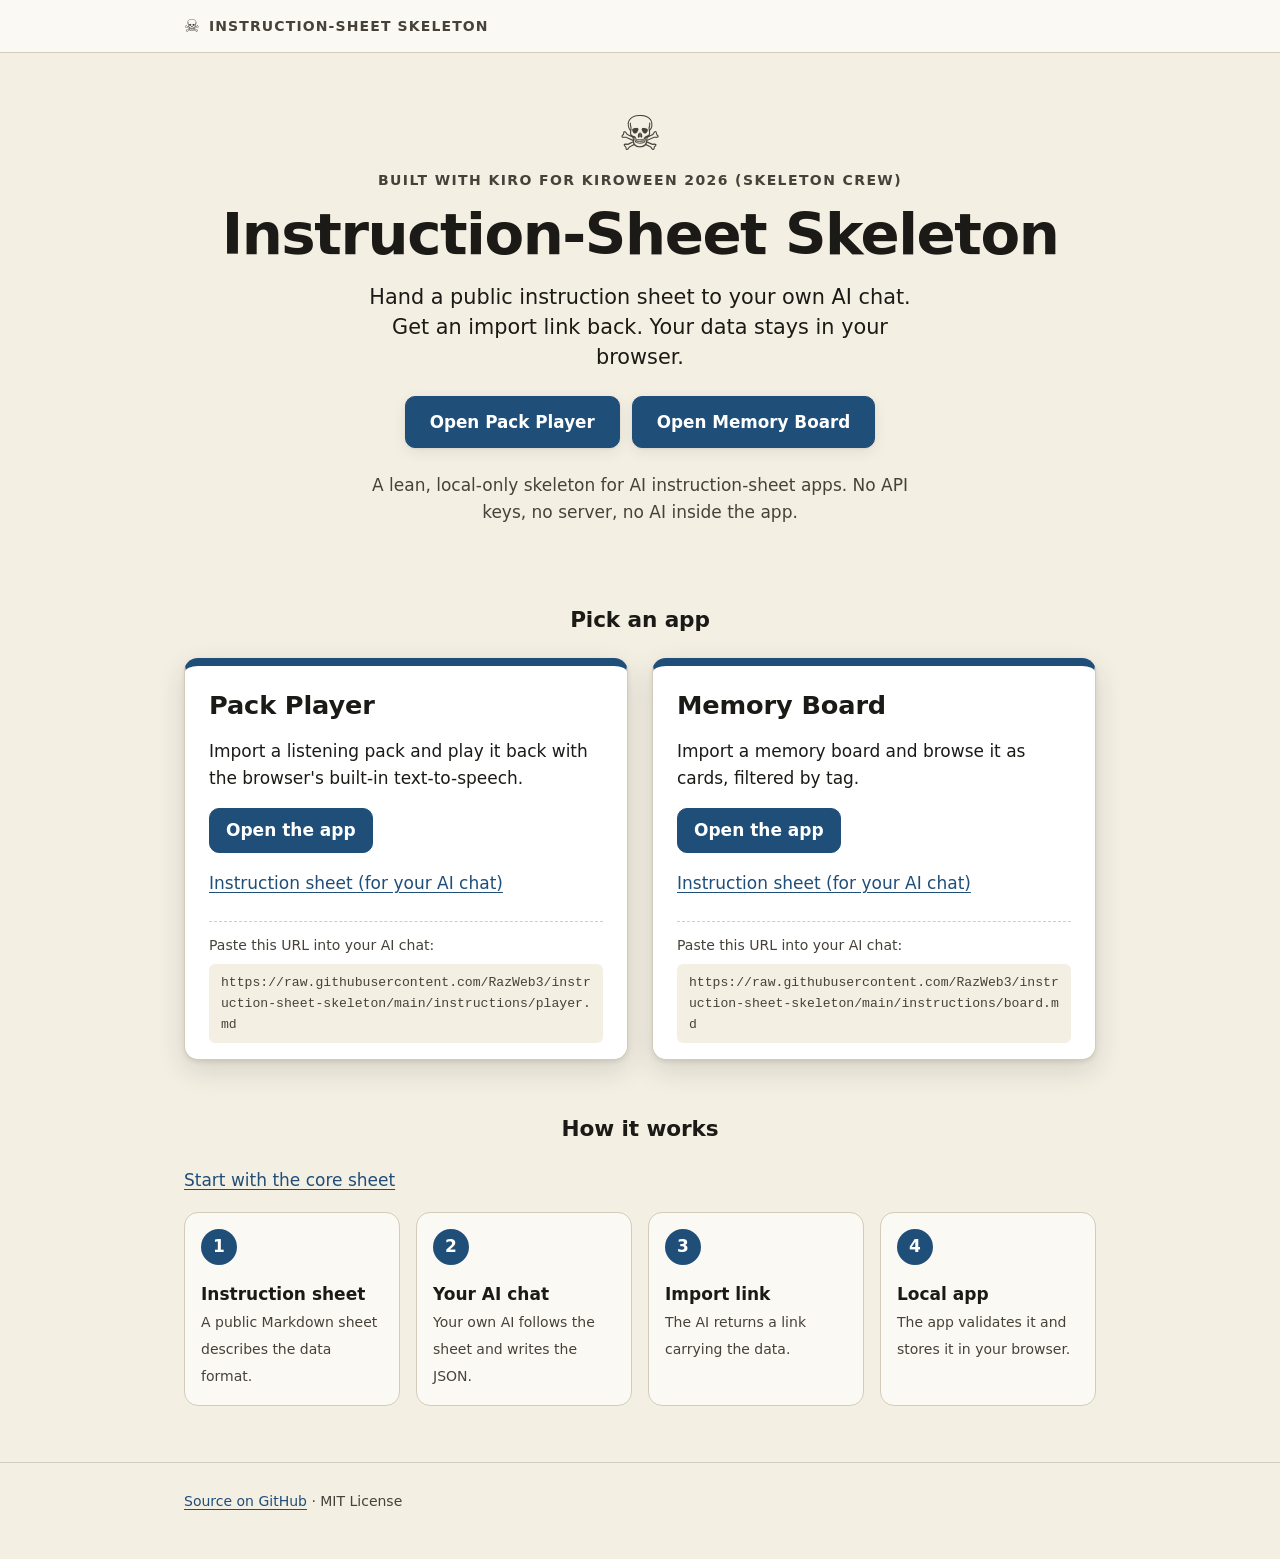
<file: index.html>
<!doctype html>
<html lang="en">
<head>
  <meta charset="utf-8">
  <meta name="viewport" content="width=device-width, initial-scale=1">
  <title>Instruction-Sheet Skeleton</title>
  <link rel="icon" href="data:image/svg+xml,<svg xmlns='http://www.w3.org/2000/svg' viewBox='0 0 100 100'><text y='.9em' font-size='90'>💀</text></svg>">
  <link rel="stylesheet" href="theme.css">
  <link rel="stylesheet" href="landing.css">
</head>
<body class="wide">
  <header class="topbar">
    <div class="shell"><a class="brand" href="./">Instruction-Sheet Skeleton</a></div>
  </header>
  <div class="shell">
    <main class="content">
      <section class="hero">
        <p class="mark" aria-hidden="true">&#9760;&#xFE0E;</p>
        <p class="eyebrow">Built with Kiro for Kiroween 2026 (Skeleton Crew)</p>
        <h1>Instruction-Sheet Skeleton</h1>
        <p class="pitch">Hand a public instruction sheet to your own AI chat. Get an import link back. Your data stays in your browser.</p>
        <p class="hero-actions">
          <a class="btn btn-primary" href="apps/player/">Open Pack Player</a>
          <a class="btn btn-primary" href="apps/board/">Open Memory Board</a>
        </p>
        <p class="sub">A lean, local-only skeleton for AI instruction-sheet apps. No API keys, no server, no AI inside the app.</p>
      </section>

      <h2 class="section-title">Pick an app</h2>
      <ul class="apps">
        <li class="card app-card">
          <h3>Pack Player</h3>
          <p>Import a listening pack and play it back with the browser's built-in text-to-speech.</p>
          <p class="links">
            <a class="btn btn-primary" href="apps/player/">Open the app</a>
            <a href="https://razweb3.github.io/instruction-sheet-skeleton/instructions/player.md">Instruction sheet (for your AI chat)</a>
          </p>
          <div class="url-note">
            <p>Paste this URL into your AI chat:</p>
            <code>https://raw.githubusercontent.com/RazWeb3/instruction-sheet-skeleton/main/instructions/player.md</code>
          </div>
        </li>
        <li class="card app-card">
          <h3>Memory Board</h3>
          <p>Import a memory board and browse it as cards, filtered by tag.</p>
          <p class="links">
            <a class="btn btn-primary" href="apps/board/">Open the app</a>
            <a href="https://razweb3.github.io/instruction-sheet-skeleton/instructions/board.md">Instruction sheet (for your AI chat)</a>
          </p>
          <div class="url-note">
            <p>Paste this URL into your AI chat:</p>
            <code>https://raw.githubusercontent.com/RazWeb3/instruction-sheet-skeleton/main/instructions/board.md</code>
          </div>
        </li>
      </ul>

      <h2 class="section-title">How it works</h2>
      <p><a href="https://razweb3.github.io/instruction-sheet-skeleton/instructions/core.md">Start with the core sheet</a></p>
      <ol class="steps">
        <li><strong>Instruction sheet</strong><span>A public Markdown sheet describes the data format.</span></li>
        <li><strong>Your AI chat</strong><span>Your own AI follows the sheet and writes the JSON.</span></li>
        <li><strong>Import link</strong><span>The AI returns a link carrying the data.</span></li>
        <li><strong>Local app</strong><span>The app validates it and stores it in your browser.</span></li>
      </ol>
    </main>
  </div>
  <footer class="site-footer">
    <div class="shell">
      <a href="https://github.com/RazWeb3/instruction-sheet-skeleton">Source on GitHub</a> · MIT License
    </div>
  </footer>
</body>
</html>
</file>
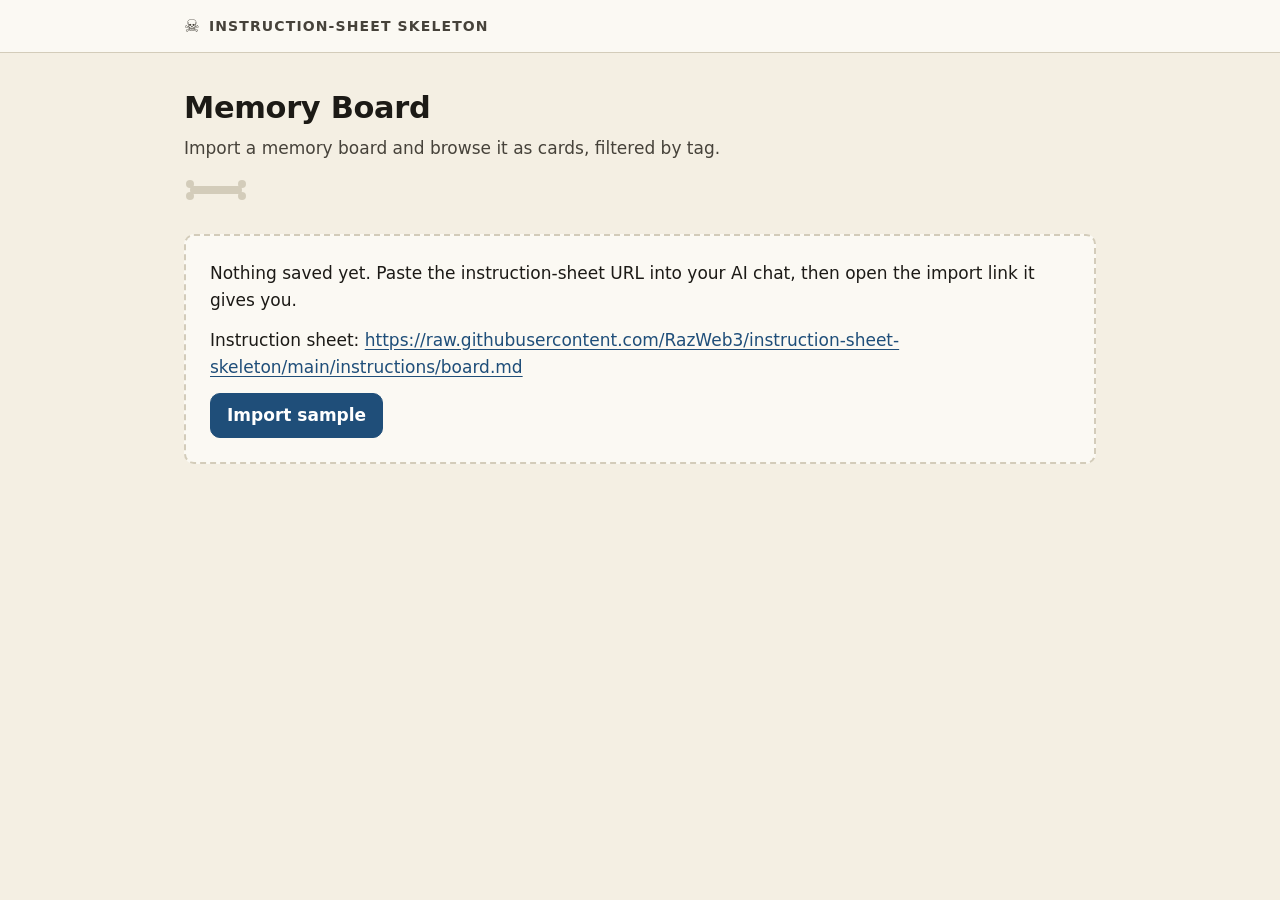
<file: apps/board/index.html>
<!doctype html>
<html lang="en">
<head>
  <meta charset="utf-8">
  <meta name="viewport" content="width=device-width, initial-scale=1">
  <title>Memory Board</title>
  <link rel="icon" href="data:image/svg+xml,<svg xmlns='http://www.w3.org/2000/svg' viewBox='0 0 100 100'><text y='.9em' font-size='90'>💀</text></svg>">
  <link rel="stylesheet" href="../../theme.css">
  <link rel="stylesheet" href="style.css">
</head>
<body class="wide">
  <header class="topbar">
    <div class="shell"><a class="brand" href="../../">Instruction-Sheet Skeleton</a></div>
  </header>
  <div class="shell">
    <div class="page-title">
      <h1>Memory Board</h1>
      <p class="lede">Import a memory board and browse it as cards, filtered by tag.</p>
    </div>
    <main id="main" class="content"></main>
  </div>
  <script type="module" src="app.js"></script>
</body></html>
</file>
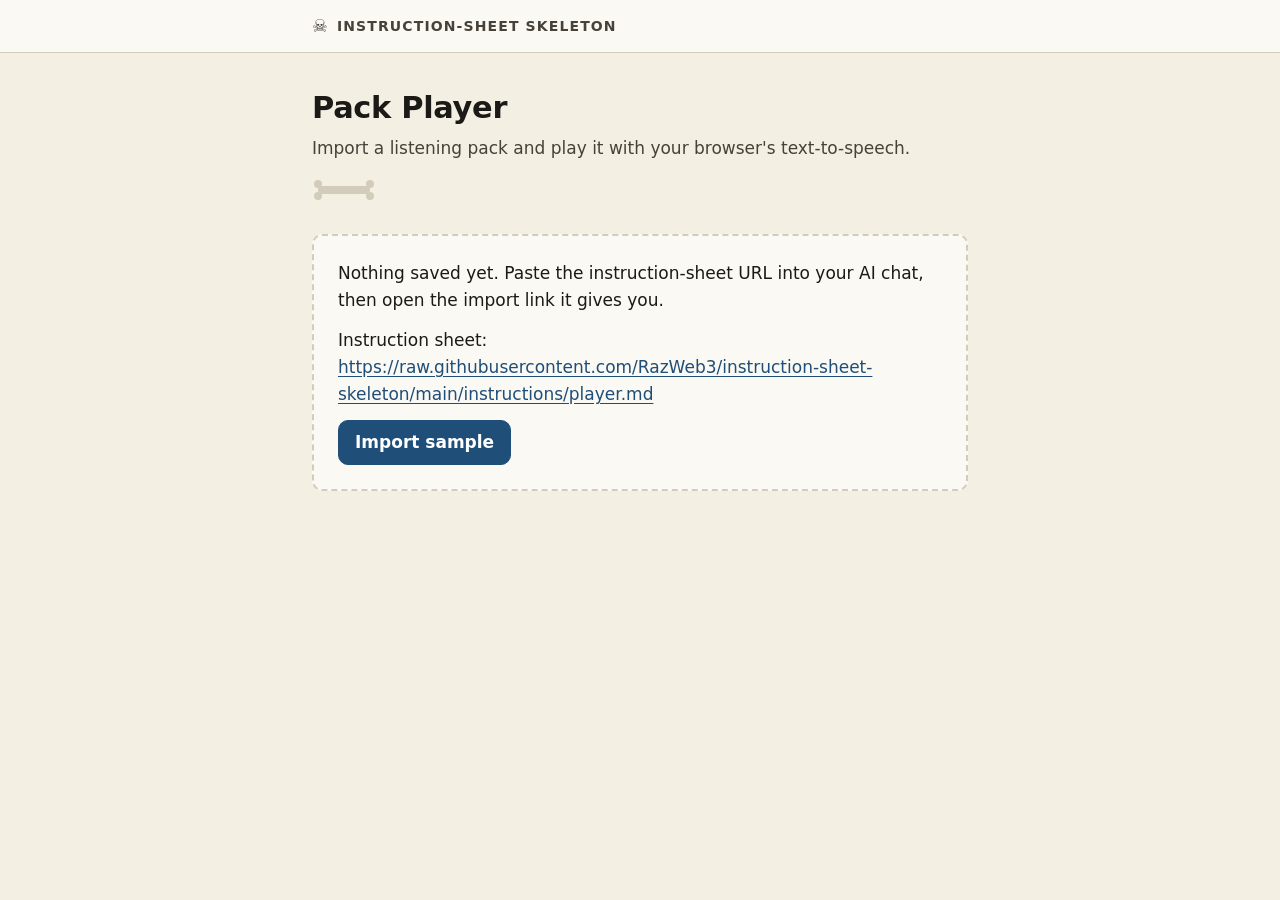
<file: apps/player/index.html>
<!doctype html>
<html lang="en">
<head>
  <meta charset="utf-8">
  <meta name="viewport" content="width=device-width, initial-scale=1">
  <title>Pack Player</title>
  <link rel="icon" href="data:image/svg+xml,<svg xmlns='http://www.w3.org/2000/svg' viewBox='0 0 100 100'><text y='.9em' font-size='90'>💀</text></svg>">
  <link rel="stylesheet" href="../../theme.css">
  <link rel="stylesheet" href="style.css">
</head>
<body>
  <header class="topbar">
    <div class="shell"><a class="brand" href="../../">Instruction-Sheet Skeleton</a></div>
  </header>
  <div class="shell">
    <div class="page-title">
      <h1>Pack Player</h1>
      <p class="lede">Import a listening pack and play it with your browser's text-to-speech.</p>
    </div>
    <main id="main" class="content"></main>
  </div>
  <script type="module" src="app.js"></script>
</body></html>
</file>
<file: theme.css>
/* Shared design system: tokens, shell and components for the landing page, Pack Player and Memory Board. CSS only. */

/* ---- Tokens ---- */
:root {
  /* Bone palette */
  --bone: #f4efe3;
  --bone-light: #fbf9f3;
  --bone-dark: #d3ccba;
  --ink: #1c1a16;
  --ink-soft: #46423a;
  --accent: #1f4e79;
  --accent-dark: #153a5c;
  --accent-tint: #e6eef6;
  --link: #1f4e79;
  --focus: #9a7200;
  --danger: #7a1c14;
  --danger-tint: #fdecea;
  --success: #14501f;
  --success-tint: #e6f4ea;
  --playing-bg: #fff6d1;
  --playing-ink: #1a1500;
  --playing-edge: #8a6a00;

  /* Type scale */
  --font: system-ui, -apple-system, "Segoe UI", sans-serif;
  --mono: ui-monospace, Consolas, "SFMono-Regular", monospace;
  --fs-title: 1.9rem;
  --fs-heading: 1.35rem;
  --fs-body: 1.0625rem;
  --fs-small: 0.875rem;

  /* Spacing steps */
  --s1: 0.25rem;
  --s2: 0.5rem;
  --s3: 0.75rem;
  --s4: 1rem;
  --s5: 1.5rem;
  --s6: 2.25rem;
  --s7: 3.5rem;

  /* Radius and shadow levels */
  --radius: 10px;
  --radius-lg: 14px;
  --shadow-1: 0 1px 2px rgba(38, 36, 31, 0.08);
  --shadow-2: 0 1px 2px rgba(38, 36, 31, 0.08), 0 4px 14px rgba(38, 36, 31, 0.08);
  --shadow-3: 0 2px 4px rgba(38, 36, 31, 0.1), 0 10px 28px rgba(38, 36, 31, 0.14);

  /* Content column */
  --col: 44rem;
}
body.wide { --col: 60rem; }

/* ---- Base ---- */
* { box-sizing: border-box; }
html { -webkit-text-size-adjust: 100%; }
body {
  margin: 0;
  font-family: var(--font);
  font-size: var(--fs-body);
  line-height: 1.6;
  color: var(--ink);
  background: var(--bone);
  overflow-wrap: anywhere;
}
a { color: var(--link); text-underline-offset: 0.2em; }
:focus-visible { outline: 3px solid var(--focus); outline-offset: 2px; }
h1, h2, h3 { line-height: 1.25; }
h2 { font-size: var(--fs-heading); margin: var(--s5) 0 var(--s3); letter-spacing: -0.005em; }
h3 { font-size: 1.05rem; margin: var(--s5) 0 var(--s2); color: var(--ink-soft); text-transform: uppercase; letter-spacing: 0.06em; }

/* ---- Shell: top bar, title area, content column ---- */
.shell { width: 100%; max-width: var(--col); margin: 0 auto; padding: 0 var(--s5); }
.topbar { background: var(--bone-light); border-bottom: 1px solid var(--bone-dark); }
.topbar .shell { display: flex; align-items: center; min-height: 3.25rem; }
.brand {
  display: inline-flex;
  align-items: center;
  gap: var(--s2);
  min-height: 2.75rem;
  font-size: var(--fs-small);
  font-weight: 700;
  letter-spacing: 0.08em;
  text-transform: uppercase;
  color: var(--ink-soft);
  text-decoration: none;
}
.brand::before { content: "\2620\FE0E"; font-size: 1.1rem; }
.brand:hover { text-decoration: underline; }
.page-title { padding-top: var(--s6); padding-bottom: var(--s4); position: relative; }
.page-title h1 { font-size: var(--fs-title); letter-spacing: -0.01em; margin: 0; }
.page-title .lede { margin: var(--s2) 0 0; color: var(--ink-soft); }
/* Bone divider under the title, drawn with an inline SVG data URI. */
.page-title::after {
  content: "";
  display: block;
  width: 64px;
  height: 24px;
  margin-top: var(--s4);
  background: url("data:image/svg+xml,%3Csvg xmlns='http://www.w3.org/2000/svg' width='64' height='24' viewBox='0 0 64 24'%3E%3Cg fill='%23d3ccba'%3E%3Ccircle cx='6' cy='6' r='4'/%3E%3Ccircle cx='6' cy='18' r='4'/%3E%3Ccircle cx='58' cy='6' r='4'/%3E%3Ccircle cx='58' cy='18' r='4'/%3E%3Crect x='6' y='8' width='52' height='8' rx='4'/%3E%3C/g%3E%3C/svg%3E") no-repeat left center / contain;
}
.content { padding-bottom: var(--s7); }
.site-footer { border-top: 1px solid var(--bone-dark); color: var(--ink-soft); font-size: var(--fs-small); }
.site-footer .shell { padding-top: var(--s4); padding-bottom: var(--s6); }
.site-footer a { display: inline-flex; align-items: center; min-height: 2.75rem; }

/* ---- Buttons: quiet (default), primary, danger ---- */
button, .btn {
  display: inline-flex;
  align-items: center;
  justify-content: center;
  gap: var(--s2);
  font: inherit;
  font-weight: 600;
  min-height: 2.75rem;
  padding: var(--s2) var(--s4);
  cursor: pointer;
  color: var(--ink);
  background: #fff;
  border: 1.5px solid var(--ink-soft);
  border-radius: var(--radius);
  text-decoration: none;
}
button:hover, .btn:hover { background: var(--bone-dark); }
.btn-primary,
.empty-state button,
.entry-open {
  color: #fff;
  background: var(--accent);
  border-color: var(--accent);
}
.btn-primary:hover,
.empty-state button:hover,
.entry-open:hover { background: var(--accent-dark); border-color: var(--accent-dark); }
.btn-danger,
.entry-delete { color: var(--danger); border-color: #c9a39e; background: #fff; }
.btn-danger:hover,
.entry-delete:hover { background: var(--danger-tint); }
select {
  font: inherit;
  min-height: 2.75rem;
  padding: var(--s1) var(--s3);
  border-radius: var(--radius);
  border: 1.5px solid var(--ink-soft);
  background: #fff;
}
label { font-weight: 600; color: var(--ink-soft); }

/* ---- Notice, empty state, entry list ---- */
.notice { padding: var(--s3) var(--s4); border-radius: var(--radius); margin: 0 0 var(--s4); border-left: 6px solid; }
.notice p { margin: var(--s1) 0; }
.notice-success { background: var(--success-tint); color: var(--success); border-color: var(--success); }
.notice-error { background: var(--danger-tint); color: var(--danger); border-color: var(--danger); }
.empty-state { border: 2px dashed var(--bone-dark); border-radius: var(--radius); padding: var(--s5); margin: var(--s4) 0; background: var(--bone-light); }
.empty-state p { margin: 0 0 var(--s3); }
.entry-list { list-style: none; padding: 0; margin: 0; }
.entry-list li { display: flex; gap: var(--s3); margin: var(--s3) 0; }
.entry-open { flex: 1; min-width: 0; justify-content: flex-start; text-align: left; font-size: 1.05rem; box-shadow: var(--shadow-2); }
.entry-count { font-weight: 400; opacity: 0.85; white-space: pre; }

/* ---- Memo export panel ---- */
.memo-panel { margin-top: var(--s6); padding-top: var(--s4); border-top: 1px solid var(--bone-dark); }
textarea { display: block; width: 100%; min-height: 9rem; margin: var(--s3) 0 var(--s2); padding: var(--s3); font-family: var(--mono); font-size: 0.95rem; border: 1.5px solid var(--bone-dark); border-radius: var(--radius); background: #fff; }

/* ---- Cards and chips (shared components) ---- */
.card { background: #fff; border: 1px solid var(--bone-dark); border-radius: var(--radius-lg); padding: var(--s4) var(--s5); box-shadow: var(--shadow-2); }
.chip { display: inline-flex; align-items: center; font-size: var(--fs-small); font-weight: 600; color: var(--accent); background: var(--accent-tint); border-radius: 999px; padding: var(--s1) var(--s3); }

/* ---- Playable rows and blocks, with the current-item highlight ---- */
.playable {
  display: block;
  width: 100%;
  text-align: left;
  font-weight: 500;
  background: #fff;
  border: 1.5px solid var(--bone-dark);
  border-left: 8px solid var(--bone-dark);
  box-shadow: var(--shadow-1);
}
.playable:hover { background: var(--bone-light); border-color: var(--ink-soft); }
.playable.playing {
  background: var(--playing-bg);
  color: var(--playing-ink);
  border-color: var(--playing-edge);
  border-left-color: var(--accent);
  box-shadow: 0 0 0 4px rgba(154, 114, 0, 0.4), var(--shadow-3);
}
@media (prefers-reduced-motion: no-preference) {
  button, .btn, .playable { transition: background 0.12s, border-color 0.12s, box-shadow 0.15s, transform 0.15s; }
  .playable.playing { transform: scale(1.01); }
}

/* ---- Playback bar ---- */
.playbar {
  position: sticky;
  top: var(--s2);
  z-index: 10;
  display: flex;
  flex-wrap: wrap;
  align-items: center;
  gap: var(--s3);
  margin: var(--s3) 0 var(--s4);
  padding: var(--s3);
  background: var(--bone-light);
  border: 1px solid var(--bone-dark);
  border-radius: var(--radius-lg);
  box-shadow: var(--shadow-3);
}
.playbar label { display: inline-flex; align-items: center; gap: var(--s2); margin-left: auto; }

@media (max-width: 30rem) {
  :root { --fs-title: 1.6rem; --fs-body: 1rem; }
  .shell { padding: 0 var(--s4); }
  .page-title { padding-top: var(--s5); }
  .entry-list li { flex-wrap: wrap; }
  .entry-open { flex-basis: 100%; }
  .entry-delete { flex: 1; }
  .card { padding: var(--s4); }
  .playbar { gap: var(--s2); padding: var(--s2); }
}
</file>
<file: landing.css>
/* Landing page specifics. Shared look lives in /theme.css. */
.hero { text-align: center; padding: var(--s7) 0 var(--s5); }
.hero .mark { font-size: 3rem; line-height: 1; margin: 0 0 var(--s3); color: var(--ink-soft); }
.hero .eyebrow { font-size: var(--fs-small); font-weight: 600; letter-spacing: 0.1em; text-transform: uppercase; color: var(--ink-soft); margin: 0 0 var(--s3); }
.hero h1 { font-size: calc(var(--fs-title) * 1.9); line-height: 1.08; letter-spacing: -0.025em; margin: 0 0 var(--s4); }
.hero .pitch { font-size: 1.3rem; line-height: 1.45; max-width: 34rem; margin: 0 auto var(--s5); }
.hero-actions { display: flex; flex-wrap: wrap; justify-content: center; gap: var(--s3); margin: 0 auto var(--s5); }
.hero-actions .btn { min-height: 3.25rem; padding-inline: var(--s5); font-size: 1.05rem; box-shadow: var(--shadow-2); }
.hero .sub { color: var(--ink-soft); max-width: 36rem; margin: 0 auto; }
.section-title { text-align: center; margin: var(--s7) 0 var(--s5); }

.apps { list-style: none; padding: 0; margin: 0; display: grid; grid-template-columns: 1fr; gap: var(--s5); }
.app-card { display: flex; flex-direction: column; border-top: 8px solid var(--accent); padding: var(--s5) var(--s5) var(--s4); box-shadow: var(--shadow-3); }
.app-card h3 { font-size: 1.6rem; margin: 0 0 var(--s2); color: var(--ink); text-transform: none; letter-spacing: -0.005em; }
.app-card p { margin: var(--s2) 0 var(--s4); }
.app-card .links { display: flex; flex-wrap: wrap; align-items: center; gap: var(--s2) var(--s5); margin: auto 0 0; }
.app-card .links a:not(.btn) { display: inline-flex; align-items: center; min-height: 2.75rem; }
.url-note { margin: var(--s4) 0 0; padding-top: var(--s3); border-top: 1px dashed var(--bone-dark); font-size: var(--fs-small); color: var(--ink-soft); }
.url-note p { margin: 0 0 var(--s2); }
code { display: block; background: var(--bone); padding: var(--s2) var(--s3); border-radius: 6px; font-family: var(--mono); font-size: 0.82rem; overflow-wrap: anywhere; word-break: break-all; }

/* How it works: four steps, stacked on narrow screens. */
.steps { list-style: none; counter-reset: step; padding: 0; margin: 0; display: grid; grid-template-columns: 1fr; gap: var(--s4); }
.steps li { counter-increment: step; position: relative; background: var(--bone-light); border: 1px solid var(--bone-dark); border-radius: var(--radius-lg); padding: var(--s4) var(--s4) var(--s4) 4rem; }
.steps li::before { content: counter(step); position: absolute; left: var(--s4); top: var(--s4); width: 2.25rem; height: 2.25rem; display: grid; place-items: center; font-weight: 700; color: #fff; background: var(--accent); border-radius: 50%; }
.steps strong { display: block; }
.steps span { color: var(--ink-soft); font-size: var(--fs-small); }

@media (min-width: 48rem) {
  .apps { grid-template-columns: repeat(2, 1fr); }
  .steps { grid-template-columns: repeat(4, 1fr); }
  .steps li { padding: 4.25rem var(--s4) var(--s4); }
  .steps li::before { left: var(--s4); top: var(--s4); }
}
@media (max-width: 30rem) {
  .hero { padding-top: var(--s6); }
  .hero h1 { font-size: 2.3rem; }
  .hero-actions .btn { flex: 1 1 100%; }
  .hero .pitch { font-size: 1.15rem; }
  .app-card { padding: var(--s4); }
}
</file>
<file: apps/board/style.css>
/* Memory Board specifics. Shared look lives in /theme.css. */
.back { margin-bottom: var(--s2); }
.tags { display: flex; flex-wrap: wrap; gap: var(--s2); margin: var(--s4) 0 var(--s5); }
.chip-btn { border-radius: 999px; padding: var(--s1) var(--s4); }
.chip-btn[aria-pressed="true"] { background: var(--accent); color: #fff; border-color: var(--accent); }
/* Cards: one column below 640px, two above, three on the widest column. */
.cards { list-style: none; padding: 0; margin: 0; display: grid; grid-template-columns: 1fr; gap: var(--s4); }
.cards li { min-width: 0; display: flex; }
.cards .card { width: 100%; border-left: 8px solid var(--accent); }
.card h3 { margin: 0 0 var(--s2); font-size: 1.15rem; color: var(--ink); text-transform: none; letter-spacing: 0; }
.card p { margin: var(--s1) 0 var(--s3); }
@media (min-width: 40rem) { .cards { grid-template-columns: repeat(2, 1fr); } }
@media (min-width: 64rem) { .cards { grid-template-columns: repeat(3, 1fr); } }
</file>
<file: apps/player/style.css>
/* Pack Player specifics. Shared look lives in /theme.css. */
.back { margin-bottom: var(--s2); }
.pack-title { margin-top: var(--s3); font-size: var(--fs-title); letter-spacing: -0.01em; }
.playbar [hidden] { display: none; }

/* One gap rhythm for list rows, listening items and document blocks. */
.entry-list li { margin: var(--s4) 0; }
.items { list-style: none; padding: 0; margin: 0; }
.items li { margin: var(--s4) 0; }
.item { padding: var(--s3) var(--s4); scroll-margin-top: 6rem; line-height: 1.5; }
.item .text { font-size: 1.1rem; }
.item .note { display: block; color: var(--ink-soft); font-weight: 400; font-size: 1rem; }
.item .meaning { display: block; color: var(--ink-soft); font-weight: 400; font-size: 0.95rem; line-height: 1.5; }
.item.playing .text { font-weight: 700; }
.item.playing .meaning { color: #3d3200; }

/* Document view: one block per document. */
.docs { display: grid; gap: var(--s4); }
.doc-block { padding: var(--s5); scroll-margin-top: 6rem; }
.doc-heading { display: block; font-size: 1.3rem; font-weight: 700; line-height: 1.3; margin-bottom: var(--s2); }
.doc-body { display: block; font-weight: 400; line-height: 1.65; white-space: pre-wrap; }
.doc-play { display: block; margin-top: var(--s3); font-size: var(--fs-small); font-weight: 600; color: var(--accent); }
.doc-block.playing .doc-play { color: var(--playing-ink); }
.doc-block.playing .doc-heading { color: var(--playing-ink); }
.doc-meta { display: flex; align-items: baseline; gap: var(--s3); margin-bottom: var(--s1); font-size: var(--fs-small); }
.doc-section { font-weight: 600; letter-spacing: 0.04em; color: var(--ink-soft); }
.doc-block.playing .doc-section { color: var(--playing-ink); }

/* Playing state: pale tint, carried by a strong left edge and bold text rather than a loud fill. */
.playable.playing {
  box-shadow: inset 4px 0 0 var(--accent), 0 0 0 2px var(--playing-edge), var(--shadow-3);
}

/* ---- List: per-pack progress and Resume button ---- */
.entry-list li { flex-wrap: wrap; align-items: center; }
.entry-resume { flex: 0 0 auto; }
.pack-progress { flex: 0 0 100%; display: flex; align-items: center; gap: var(--s3); }
.progress-bar { flex: 1; height: 6px; background: var(--bone-dark); border-radius: 999px; overflow: hidden; }
.progress-fill { display: block; height: 100%; background: var(--accent); border-radius: 999px; }
.progress-text { font-size: var(--fs-small); font-weight: 600; color: var(--accent); white-space: nowrap; }
.progress-text.is-finished { color: var(--ink-soft); font-weight: 400; }
.progress-text.is-unstarted { color: var(--ink-soft); font-weight: 400; }

/* ---- Detail: playback bar additions ---- */
.playbar { gap: var(--s2); }
.playbar .toggle, .playbar .resume { padding-inline: var(--s3); }
.playbar .toggle[aria-pressed="true"] {
  color: var(--accent);
  background: var(--accent-tint);
  border-color: var(--accent);
}
.playbar .toggle[aria-pressed="true"]:hover { background: var(--accent-tint); border-color: var(--accent-dark); }
.keys-hint { margin: calc(var(--s2) * -1) 0 var(--s4); font-size: var(--fs-small); color: var(--ink-soft); }

/* ---- Detail: played blocks (the playing block keeps its own treatment) ---- */
.doc-played, .item-played { display: none; font-size: var(--fs-small); font-weight: 600; color: var(--accent); }
.played:not(.playing) .doc-played { display: inline; }
.played:not(.playing) .item-played { display: block; margin-bottom: var(--s1); }
.doc-block.played:not(.playing) .doc-heading,
.doc-block.played:not(.playing) .doc-body,
.item.played:not(.playing) .text,
.item.played:not(.playing) .meaning { color: var(--ink-soft); }
</file>
